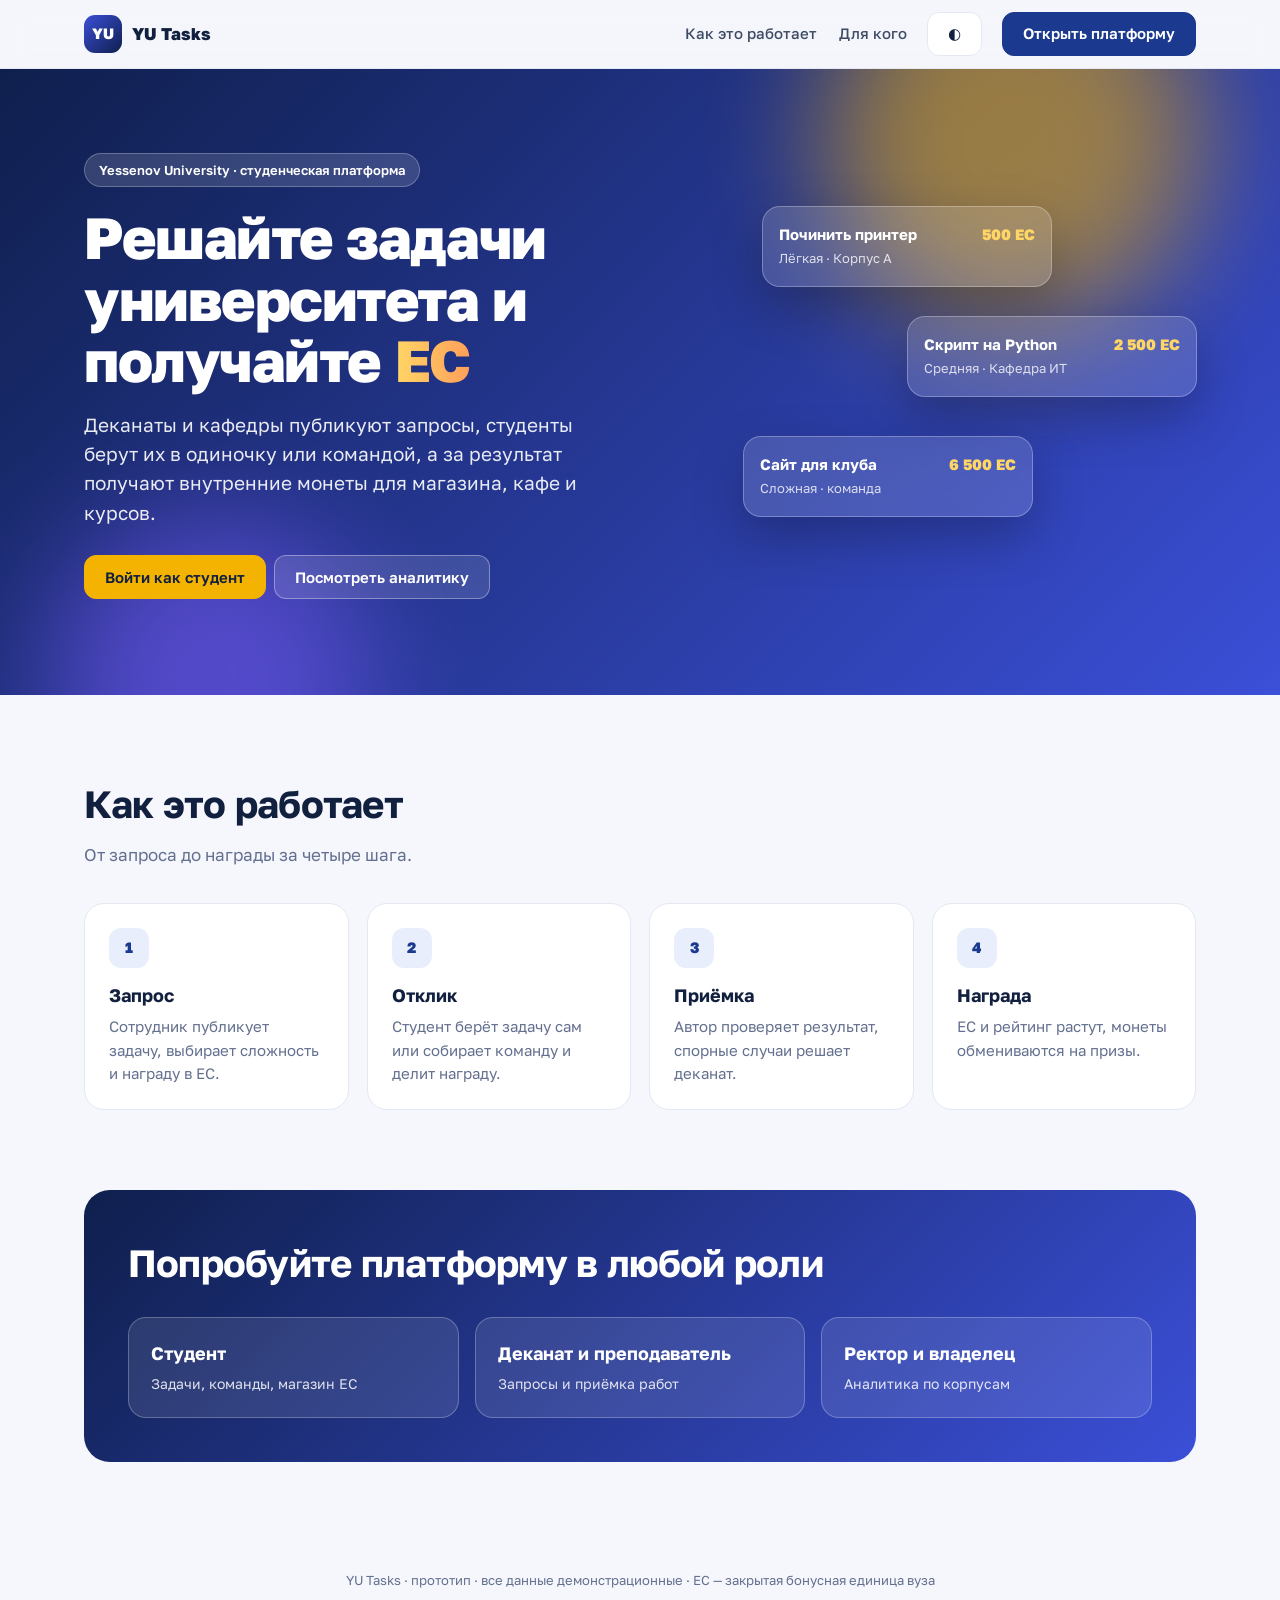
<file: YU PREZENT.html>
<!doctype html>
<html lang="ru"><head><meta charset="utf-8">
<meta name="viewport" content="width=device-width, initial-scale=1, viewport-fit=cover">
<title>YU Tasks — Yessenov University</title>
<link rel="preconnect" href="https://fonts.googleapis.com">
<link href="https://fonts.googleapis.com/css2?family=Golos+Text:wght@400;500;600;700;800&display=swap" rel="stylesheet">
<style>
:root{box-sizing:border-box;padding-top:env(safe-area-inset-top,0px);padding-bottom:env(safe-area-inset-bottom,0px);--bg:#f5f7fc;--card:#fff;--tx:#12203f;--mut:#64708f;--pri:#1b3a8f;--pl:#e8eefc;--on:#fff;--acc:#f5b301;--ok:#18a06a;--bd:#e3e8f3;--sh:0 8px 30px rgba(18,32,63,.08);--g1:#0f1f4d;--g2:#3b4fd8}
@media (prefers-color-scheme:dark){:root:not([data-theme="light"]){--bg:#0b1020;--card:#141b31;--tx:#e9edf8;--mut:#98a4c4;--pri:#8ba3ff;--pl:#1d2748;--on:#0b1020;--bd:#252f4d;--sh:0 8px 30px rgba(0,0,0,.35)}}
:root[data-theme="dark"]{--bg:#0b1020;--card:#141b31;--tx:#e9edf8;--mut:#98a4c4;--pri:#8ba3ff;--pl:#1d2748;--on:#0b1020;--bd:#252f4d;--sh:0 8px 30px rgba(0,0,0,.35)}
html{scroll-padding-top:env(safe-area-inset-top,0px);scroll-behavior:smooth}*{box-sizing:border-box}
body{margin:0;background:var(--bg);color:var(--tx);font:15px/1.55 'Golos Text',system-ui,-apple-system,"Segoe UI",sans-serif}
[hidden]{display:none!important}
button{font:inherit;cursor:pointer}svg{flex:none}
.btn{display:inline-flex;align-items:center;justify-content:center;gap:8px;min-height:44px;padding:0 20px;border-radius:12px;border:1px solid var(--bd);background:var(--card);color:var(--tx);font-weight:600;transition:transform .15s,box-shadow .2s,background .2s}
.btn:hover{transform:translateY(-2px);box-shadow:var(--sh)}.btn:active{transform:scale(.97)}
.btn.p{background:var(--pri);color:var(--on);border-color:var(--pri)}.btn.a{background:var(--acc);color:#12203f;border-color:var(--acc)}.btn.ok{background:var(--ok);color:#fff;border-color:var(--ok)}
.btn.g{background:rgba(255,255,255,.12);color:#fff;border-color:rgba(255,255,255,.35)}.btn:disabled{opacity:.45;cursor:not-allowed;transform:none;box-shadow:none}
select,input[type=text],input[type=number]{font:inherit;min-height:44px;padding:0 12px;border:1px solid var(--bd);border-radius:12px;background:var(--card);color:var(--tx);max-width:100%}
/* landing */
.lh{position:sticky;top:0;z-index:20;backdrop-filter:blur(14px);background:color-mix(in srgb,var(--bg) 78%,transparent);border-bottom:1px solid var(--bd)}
.wrap{max-width:1160px;margin:0 auto;padding:0 24px}
.lh .wrap{display:flex;align-items:center;gap:20px;min-height:68px}.lh nav{display:flex;gap:22px;margin-left:auto;font-weight:500}.lh nav a{color:var(--tx);text-decoration:none;opacity:.8}.lh nav a:hover{opacity:1}
.logo{display:flex;align-items:center;gap:10px;font-weight:800;font-size:17px;cursor:pointer;background:none;border:0;color:inherit;padding:0}
.lg{width:38px;height:38px;border-radius:11px;background:linear-gradient(135deg,var(--g2),var(--g1));color:#fff;display:grid;place-items:center;font-weight:800;font-size:15px}
.hero{position:relative;overflow:hidden;color:#fff;background:linear-gradient(135deg,var(--g1),var(--g2));padding:84px 0 96px}
.blob{position:absolute;border-radius:50%;filter:blur(60px);opacity:.55;animation:drift 14s ease-in-out infinite alternate}
@keyframes drift{to{transform:translate(60px,40px) scale(1.15)}}
.hero .wrap{position:relative;display:grid;grid-template-columns:1.1fr .9fr;gap:40px;align-items:center}
.badge{display:inline-block;padding:6px 14px;border-radius:30px;background:rgba(255,255,255,.14);border:1px solid rgba(255,255,255,.25);font-size:13px;font-weight:600;margin-bottom:20px}
h1{font-size:clamp(34px,5.2vw,58px);line-height:1.06;letter-spacing:-.025em;margin:0 0 18px;font-weight:800}
h1 em{font-style:normal;background:linear-gradient(90deg,#ffd666,#ff9f5a);-webkit-background-clip:text;background-clip:text;color:transparent}
.lead{font-size:19px;opacity:.9;max-width:540px;margin:0 0 28px}
.fl{position:relative;height:340px}
.fc{position:absolute;width:290px;padding:16px;border-radius:18px;background:rgba(255,255,255,.14);border:1px solid rgba(255,255,255,.28);backdrop-filter:blur(12px);animation:flo 6s ease-in-out infinite alternate;box-shadow:0 20px 50px rgba(0,0,0,.25)}
.fc b{display:block}.fc span{font-size:13px;opacity:.8}.fc i{float:right;font-style:normal;font-weight:800;color:#ffd666}
@keyframes flo{to{transform:translateY(-16px)}}
.sec{padding:80px 0}.sec h2{font-size:clamp(26px,3.4vw,38px);letter-spacing:-.02em;margin:0 0 8px}.sec .sub{color:var(--mut);margin:0 0 34px;font-size:17px}
.g4{display:grid;grid-template-columns:repeat(auto-fit,minmax(230px,1fr));gap:18px}
.step{background:var(--card);border:1px solid var(--bd);border-radius:20px;padding:24px;transition:transform .25s,box-shadow .25s}.step:hover{transform:translateY(-6px);box-shadow:var(--sh)}
.step .nm{width:40px;height:40px;border-radius:12px;background:var(--pl);color:var(--pri);display:grid;place-items:center;font-weight:800;margin-bottom:14px}
.step h3{margin:0 0 6px;font-size:18px}.step p{margin:0;color:var(--mut)}
.rv{opacity:0;transform:translateY(28px);transition:opacity .7s,transform .7s}.rv.in{opacity:1;transform:none}
.rl{background:linear-gradient(135deg,var(--g1),var(--g2));color:#fff;border-radius:26px;padding:44px;display:grid;grid-template-columns:1fr 1fr 1fr;gap:16px}
.rl h2{grid-column:1/-1;color:#fff}.rl button{text-align:left;padding:22px;border-radius:18px;background:rgba(255,255,255,.1);border:1px solid rgba(255,255,255,.25);color:#fff;transition:transform .2s,background .2s}.rl button:hover{transform:translateY(-4px);background:rgba(255,255,255,.2)}
.rl b{display:block;font-size:18px;margin-bottom:4px}.rl span{opacity:.85;font-size:14px}
footer.lf{padding:28px 0 40px;color:var(--mut);font-size:13px;text-align:center}
/* app */
.app{display:grid;grid-template-columns:232px 1fr;min-height:100vh}
aside{background:var(--card);border-right:1px solid var(--bd);padding:18px 12px;position:sticky;top:0;height:100vh;display:flex;flex-direction:column;gap:4px}
aside .logo{padding:0 8px 18px}
aside button.t{display:flex;gap:12px;align-items:center;width:100%;border:0;background:none;color:var(--tx);padding:11px 12px;border-radius:12px;font-weight:500;transition:background .2s,transform .15s}
aside button.t:hover{background:var(--pl);transform:translateX(3px)}aside button.t.on{background:var(--pl);color:var(--pri);font-weight:700}
.sb{margin-top:auto;font-size:12px;color:var(--mut);padding:8px}.sb button{background:none;border:0;color:var(--pri);padding:0;text-decoration:underline}
.top{display:flex;gap:10px;align-items:center;padding:12px 28px;background:var(--card);border-bottom:1px solid var(--bd);flex-wrap:wrap;position:sticky;top:0;z-index:5}
.top .sp{flex:1}.bal{background:var(--acc);color:#12203f;font-weight:800;padding:8px 16px;border-radius:30px}
main{padding:26px 28px 40px;max-width:1100px}
main>*{animation:up .5s cubic-bezier(.2,.7,.3,1) both}main>*:nth-child(2){animation-delay:.06s}main>*:nth-child(3){animation-delay:.12s}main>*:nth-child(4){animation-delay:.18s}
@keyframes up{from{opacity:0;transform:translateY(18px)}}
h2.h{font-size:26px;letter-spacing:-.02em;margin:0 0 4px}.sb2{color:var(--mut);margin:0 0 20px}
.grid{display:grid;grid-template-columns:repeat(auto-fill,minmax(285px,1fr));gap:16px}
.card{background:var(--card);border:1px solid var(--bd);border-radius:18px;padding:18px;box-shadow:var(--sh);display:flex;flex-direction:column;gap:8px;transition:transform .25s,border-color .2s}
.card.c{cursor:pointer}.card.c:hover{transform:translateY(-5px);border-color:var(--pri)}
.card h3{margin:0;font-size:16px;line-height:1.3}.mut{color:var(--mut);font-size:13px}.card h4{margin:0 0 6px;font-size:16px}
.tag{display:inline-block;padding:2px 10px;border-radius:12px;font-size:12px;font-weight:600;background:var(--pl);color:var(--pri)}
.d1{background:#d6f3e6;color:#0d6b45}.d2{background:#fff0c7;color:#7a5600}.d3{background:#fbd9d9;color:#8a1c1c}
.row{display:flex;gap:8px;flex-wrap:wrap;align-items:center}.end{margin-top:auto;justify-content:space-between;padding-top:6px}
.stats{display:grid;grid-template-columns:repeat(auto-fit,minmax(190px,1fr));gap:14px;margin-bottom:16px}.stat b{display:block;font-size:28px;color:var(--pri);line-height:1.2}
.pbar{height:9px;background:var(--bd);border-radius:6px;overflow:hidden}.pbar i{display:block;height:100%;width:0;background:linear-gradient(90deg,var(--g2),var(--ok));border-radius:6px;transition:width 1s cubic-bezier(.2,.7,.3,1)}
.two{display:grid;grid-template-columns:1.2fr 1fr;gap:16px;margin-bottom:16px}
.tx{display:flex;justify-content:space-between;gap:10px;padding:10px 0;border-bottom:1px solid var(--bd)}.tx:last-child{border:0}.plus{color:var(--ok);font-weight:700}.minus{color:#d04a3a;font-weight:700}
table{width:100%;border-collapse:collapse}td,th{padding:9px 6px;border-bottom:1px solid var(--bd);text-align:left;font-size:14px}th{color:var(--mut);font-weight:600}
.ov{position:fixed;inset:0;background:rgba(8,12,26,.6);backdrop-filter:blur(4px);display:grid;place-items:center;padding:16px;z-index:40;animation:fi .25s}
.md{background:var(--card);border-radius:22px;padding:26px;max-width:520px;width:100%;max-height:90vh;overflow:auto;display:flex;flex-direction:column;gap:12px;animation:pop .35s cubic-bezier(.2,.9,.3,1.2)}
@keyframes fi{from{opacity:0}}@keyframes pop{from{opacity:0;transform:scale(.92) translateY(14px)}}
.form{display:grid;gap:12px;max-width:540px}.form label{display:grid;gap:5px;font-size:13px;color:var(--mut)}
.donut{width:140px;height:140px;border-radius:50%;margin:8px auto;animation:pop .9s both;-webkit-mask:radial-gradient(circle 44px,transparent 98%,#000 100%);mask:radial-gradient(circle 44px,transparent 98%,#000 100%)}
.leg{display:flex;gap:12px;justify-content:center;font-size:12px;color:var(--mut);flex-wrap:wrap}
.draw{stroke-dasharray:1;stroke-dashoffset:1;animation:dr 1.6s .2s ease forwards}@keyframes dr{to{stroke-dashoffset:0}}
.toast{position:fixed;left:50%;transform:translate(-50%,20px);bottom:calc(24px + env(safe-area-inset-bottom,0px));background:var(--tx);color:var(--bg);padding:11px 18px;border-radius:12px;opacity:0;transition:.3s;pointer-events:none;z-index:60;font-weight:500}.toast.s{opacity:1;transform:translate(-50%,0)}
@media(max-width:860px){.hero .wrap,.two,.rl{grid-template-columns:1fr}.fl{display:none}.lh nav{display:none}.lh .wrap{justify-content:space-between}
.app{grid-template-columns:1fr}aside{position:fixed;top:auto;bottom:0;left:0;right:0;height:auto;flex-direction:row;overflow-x:auto;padding:6px 6px calc(6px + env(safe-area-inset-bottom,0px));z-index:10;border-right:0;border-top:1px solid var(--bd)}
aside .logo,.sb{display:none}aside button.t{flex-direction:column;gap:2px;font-size:11px;padding:6px 12px;width:auto;white-space:nowrap}main{padding:18px 14px 96px}.top{padding:10px 14px}.rl{padding:26px}}
@media(prefers-reduced-motion:reduce){*,*::before,*::after{animation-duration:.01ms!important;animation-delay:0s!important;transition-duration:.01ms!important}}
</style></head><body>
<div id="land">
<div class="lh"><div class="wrap"><button class="logo" onclick="scrollTo(0,0)"><span class="lg">YU</span>YU Tasks</button><nav><a href="#how">Как это работает</a><a href="#roles">Для кого</a></nav><button class="btn" id="th1" aria-label="Тема">◐</button><button class="btn p" onclick="enter('stu')">Открыть платформу</button></div></div>
<section class="hero"><div class="blob" style="width:380px;height:380px;background:#f5b301;top:-120px;right:6%"></div><div class="blob" style="width:320px;height:320px;background:#7b5cff;bottom:-140px;left:4%;animation-delay:-5s"></div>
<div class="wrap"><div><div class="badge">Yessenov University · студенческая платформа</div><h1>Решайте задачи университета и получайте <em>EC</em></h1><p class="lead">Деканаты и кафедры публикуют запросы, студенты берут их в одиночку или командой, а за результат получают внутренние монеты для магазина, кафе и курсов.</p><div class="row"><button class="btn a" onclick="enter('stu')">Войти как студент</button><button class="btn g" onclick="enter('rec')">Посмотреть аналитику</button></div></div>
<div class="fl"><div class="fc" style="top:0;left:10%"><i>500 EC</i><b>Починить принтер</b><span>Лёгкая · Корпус А</span></div><div class="fc" style="top:110px;left:40%;animation-delay:-2s"><i>2 500 EC</i><b>Скрипт на Python</b><span>Средняя · Кафедра ИТ</span></div><div class="fc" style="top:230px;left:6%;animation-delay:-4s"><i>6 500 EC</i><b>Сайт для клуба</b><span>Сложная · команда</span></div></div></div></section>
<section class="sec" id="how"><div class="wrap"><h2 class="rv">Как это работает</h2><p class="sub rv">От запроса до награды за четыре шага.</p>
<div class="g4"><div class="step rv"><div class="nm">1</div><h3>Запрос</h3><p>Сотрудник публикует задачу, выбирает сложность и награду в EC.</p></div><div class="step rv"><div class="nm">2</div><h3>Отклик</h3><p>Студент берёт задачу сам или собирает команду и делит награду.</p></div><div class="step rv"><div class="nm">3</div><h3>Приёмка</h3><p>Автор проверяет результат, спорные случаи решает деканат.</p></div><div class="step rv"><div class="nm">4</div><h3>Награда</h3><p>EC и рейтинг растут, монеты обмениваются на призы.</p></div></div></div></section>
<section class="sec" id="roles" style="padding-top:0"><div class="wrap"><div class="rl rv"><h2>Попробуйте платформу в любой роли</h2><button onclick="enter('stu')"><b>Студент</b><span>Задачи, команды, магазин EC</span></button><button onclick="enter('dean')"><b>Деканат и преподаватель</b><span>Запросы и приёмка работ</span></button><button onclick="enter('rec')"><b>Ректор и владелец</b><span>Аналитика по корпусам</span></button></div></div></section>
<footer class="lf">YU Tasks · прототип · все данные демонстрационные · EC — закрытая бонусная единица вуза</footer></div>

<div class="app" id="app" hidden><aside id="nav"></aside><div><div class="top"><b id="ttl">Yessenov University</b><span class="sp"></span><select id="role" aria-label="Роль"><option value="stu">Студент</option><option value="dean">Деканат / преподаватель</option><option value="rec">Ректор / владелец</option></select><button class="btn" id="th2" aria-label="Тема">◐</button><span class="bal" id="bal"></span></div><main id="main"></main></div></div>
<div id="m"></div><div class="toast" id="toast"></div>
<script>
const $=s=>document.querySelector(s),$$=s=>document.querySelectorAll(s),esc=s=>String(s).replace(/[&<>"]/g,c=>({'&':'&amp;','<':'&lt;','>':'&gt;','"':'&quot;'}[c])),n=x=>x.toLocaleString('ru'),RM=()=>matchMedia('(prefers-reduced-motion:reduce)').matches;
const DN={1:'Лёгкая',2:'Средняя',3:'Сложная'},ST={open:'Открыта',taken:'В работе',review:'На проверке',done:'Принята'},B=['Корпус А','Корпус Б','Корпус В','Корпус Г'],PEERS=['Динара К.','Ерлан М.'];
const KEY='yu-pro-v1';
function load(){const d={bal:3200,role:'stu',tab:'home',q:'',fd:0,fb:'',done:7,
tx:[['Фотоотчёт турнира',700,'+'],['Афиша для фестиваля',1500,'+'],['Худи Yessenov',-9000,'-'],['Настройка Wi-Fi в читальном зале',2000,'+']],
tasks:[
{id:1,t:'Починить принтер в аудитории 214',a:'Деканат ФИТ',b:'Корпус А',d:1,ec:500,h:2,sk:'техника',x:'Принтер не печатает: проверить картридж, драйвер и сетевое подключение.',s:'open'},
{id:2,t:'Оцифровать архив приказов кафедры',a:'Кафедра экономики',b:'Корпус Б',d:1,ec:600,h:3,sk:'сканирование',x:'Отсканировать около 120 страниц и разложить файлы по годам.',s:'open'},
{id:3,t:'Помочь на регистрации конференции',a:'Деканат',b:'Корпус А',d:1,ec:500,h:2,sk:'коммуникация',x:'Встречать гостей, выдавать бейджи, направлять в аудитории.',s:'open'},
{id:4,t:'Настроить компьютерный класс',a:'ИТ-отдел',b:'Корпус В',d:2,ec:2000,h:6,sk:'ИТ, сети',x:'Установить ПО на 15 ПК, настроить сеть и учётные записи.',s:'open'},
{id:5,t:'Скрипт на Python для данных кафедры',a:'Проф. Ахметов',b:'Корпус А',d:2,ec:2500,h:8,sk:'Python',x:'Автоматизировать сведение таблиц успеваемости из Excel в один отчёт.',s:'open'},
{id:6,t:'Афиша для студенческого фестиваля',a:'Студсовет',b:'Корпус Б',d:2,ec:1500,h:4,sk:'дизайн',x:'Афиша A3 и три баннера для соцсетей по готовому брифу.',s:'open'},
{id:7,t:'Сайт для студенческого клуба',a:'Клубы',b:'Корпус В',d:3,ec:6500,h:30,sk:'веб',x:'Лендинг клуба с формой записи и афишей мероприятий.',s:'open',team:1},
{id:8,t:'Организация дня открытых дверей',a:'Деканат',b:'Корпус Г',d:3,ec:7000,h:40,sk:'организация, SMM',x:'Программа, волонтёры, фотозоны и освещение события в соцсетях.',s:'open',team:1},
{id:9,t:'Сервис записи на консультации',a:'Кафедра ИТ',b:'Корпус А',d:3,ec:8000,h:50,sk:'веб, БД',x:'Внутренний сервис, где студенты записываются к преподавателям.',s:'open',team:1}]};
try{const s=JSON.parse(localStorage.getItem(KEY));if(s)Object.assign(d,{bal:s.bal,done:s.done,tx:s.tx,tasks:s.tasks})}catch(e){}return d}
let S=load();S.shown=S.bal;
const save=()=>{try{localStorage.setItem(KEY,JSON.stringify({bal:S.bal,done:S.done,tx:S.tx,tasks:S.tasks}))}catch(e){}};
const IC={home:'M3 11l9-8 9 8v10h-6v-6H9v6H3z',free:'M4 4h7v7H4zM13 4h7v7h-7zM4 13h7v7H4zM13 13h7v7h-7z',my:'M8 6h12M8 12h12M8 18h12M4 6h.01M4 12h.01M4 18h.01',shop:'M5 8h14l-1 12H6zM9 8a3 3 0 016 0',plus:'M12 5v14M5 12h14',check:'M5 13l4 4 10-10',chart:'M4 20V10M10 20V4M16 20v-8M22 20H2',book:'M5 4h11a3 3 0 013 3v13H8a3 3 0 01-3-3zM5 17a3 3 0 013-3h11'};
const ico=k=>`<svg viewBox="0 0 24 24" width="20" height="20" fill="none" stroke="currentColor" stroke-width="2" stroke-linecap="round" stroke-linejoin="round"><path d="${IC[k]}"/></svg>`;
const tabs={stu:[['home','home','Главная'],['free','free','Фриланс'],['my','my','Мои задачи'],['shop','shop','Магазин'],['rules','book','Правила']],dean:[['new','plus','Запрос'],['rev','check','Проверка'],['rules','book','Правила']],rec:[['dash','chart','Аналитика'],['rules','book','Правила']]};
function toast(m){const t=$('#toast');t.textContent=m;t.classList.add('s');clearTimeout(toast.k);toast.k=setTimeout(()=>t.classList.remove('s'),2400)}
function boom(){if(RM())return;const c=['#f5b301','#3b4fd8','#18a06a','#e8604c'];for(let i=0;i<36;i++){const e=document.createElement('i'),a=Math.random()*6.28,d=120+Math.random()*220;e.style.cssText=`position:fixed;left:50%;top:40%;width:8px;height:12px;background:${c[i%4]};z-index:70;border-radius:2px;pointer-events:none`;document.body.appendChild(e);e.animate([{transform:'translate(0,0) rotate(0)',opacity:1},{transform:`translate(${Math.cos(a)*d}px,${Math.sin(a)*d+160}px) rotate(${Math.random()*720}deg)`,opacity:0}],{duration:1100+Math.random()*500,easing:'cubic-bezier(.2,.7,.3,1)'}).onfinish=()=>e.remove()}}
function count(a,b){const el=$('#bal'),w=v=>el.textContent=n(v)+' EC';if(a===b||RM())return w(b);const t0=performance.now();(function f(t){const p=Math.min(1,(t-t0)/800);w(Math.round(a+(b-a)*(1-Math.pow(1-p,3))));if(p<1)requestAnimationFrame(f)})(t0)}
function theme(){const r=document.documentElement,d=r.dataset.theme?r.dataset.theme==='dark':matchMedia('(prefers-color-scheme:dark)').matches;r.dataset.theme=d?'light':'dark'}
$('#th1').onclick=$('#th2').onclick=theme;
const lvl=()=>{const xp=S.done*100;return[Math.floor(xp/500)+1,xp%500/5]};
const openT=()=>S.tasks.filter(k=>k.s==='open'&&(!S.fd||k.d==S.fd)&&(!S.fb||k.b===S.fb)&&(!S.q||k.t.toLowerCase().includes(S.q.toLowerCase())));
function card(k,btn,clk){return `<div class="card ${clk?'c':''}" ${clk?`data-open="${k.id}"`:''}><div class="row"><span class="tag d${k.d}">${DN[k.d]}</span><span class="tag">${ST[k.s]}</span>${k.team?'<span class="tag">команда</span>':''}</div><h3>${esc(k.t)}</h3><div class="mut">${esc(k.a)} · ${esc(k.b)} · ~${k.h} ч<br>Навыки: ${esc(k.sk)}</div><div class="row end"><b style="font-size:18px">${n(k.ec)} EC</b>${btn||''}</div></div>`}
const grid=()=>openT().map(k=>card(k,'',1)).join('')||'<p class="mut">Ничего не найдено.</p>';
function line(a,l){const W=420,H=170,m=Math.max(...a),p=a.map((v,i)=>[30+i*(W-50)/(a.length-1),H-28-v/m*(H-56)]);
return `<svg viewBox="0 0 ${W} ${H}" width="100%" role="img" aria-label="Закрытые задачи по месяцам"><path class="draw" pathLength="1" fill="none" stroke="var(--pri)" stroke-width="3" stroke-linecap="round" stroke-linejoin="round" d="M${p.map(x=>x.join(' ')).join(' L')}"/>${p.map((x,i)=>`<circle cx="${x[0]}" cy="${x[1]}" r="4.5" fill="var(--pri)"/><text x="${x[0]}" y="${x[1]-10}" font-size="11" text-anchor="middle" fill="var(--tx)">${a[i]}</text><text x="${x[0]}" y="${H-6}" font-size="11" text-anchor="middle" fill="var(--mut)">${l[i]}</text>`).join('')}</svg>`}
const bars=(a,l)=>{const m=Math.max(...a);return a.map((v,i)=>`<div style="display:grid;grid-template-columns:72px 1fr 40px;gap:10px;align-items:center;margin:8px 0"><span class="mut">${l[i]}</span><div class="pbar"><i data-w="${v/m*100}%"></i></div><b>${v}</b></div>`).join('')};
const V={
home(){const[l,p]=lvl(),r=openT().slice(0,3);return `<h2 class="h">Добро пожаловать, Айдана</h2><p class="sb2">Выполняйте задачи университета, копите EC и обменивайте их на призы.</p>
<div class="stats"><div class="card stat"><span class="mut">Баланс</span><b>${n(S.bal)} EC</b></div><div class="card stat" style="flex-direction:row;align-items:center;gap:14px"><svg width="84" height="84" viewBox="0 0 84 84"><circle cx="42" cy="42" r="34" fill="none" stroke="var(--bd)" stroke-width="8"/><circle class="ring" data-off="${213.6*(1-p/100)}" cx="42" cy="42" r="34" fill="none" stroke="var(--ok)" stroke-width="8" stroke-linecap="round" stroke-dasharray="213.6" stroke-dashoffset="213.6" transform="rotate(-90 42 42)" style="transition:stroke-dashoffset 1.2s cubic-bezier(.2,.7,.3,1)"/><text x="42" y="48" text-anchor="middle" font-size="20" font-weight="800" fill="var(--tx)">${l}</text></svg><div><b style="font-size:17px">Уровень ${l}</b><div class="mut">${Math.round(p*5)} / 500 XP</div></div></div><div class="card stat"><span class="mut">Выполнено задач</span><b>${S.done}</b></div><div class="card stat"><span class="mut">Рейтинг</span><b>4,8</b></div></div>
<div class="two"><div class="card"><h4>Рекомендуемые задачи</h4>${r.map(k=>`<div class="tx"><span>${esc(k.t)}<br><span class="mut">${esc(k.b)} · ${DN[k.d]}</span></span><b>${n(k.ec)} EC</b></div>`).join('')}<button class="btn p" data-go="free" style="margin-top:8px">Все задачи</button></div>
<div class="card"><h4>История EC</h4>${S.tx.slice(0,6).map(t=>`<div class="tx"><span>${esc(t[0])}</span><span class="${t[2]=='+'?'plus':'minus'}">${t[2]=='+'?'+':''}${n(t[1])}</span></div>`).join('')}</div></div>`},
free(){return `<h2 class="h">Фриланс</h2><p class="sb2">Нажмите на карточку, чтобы увидеть подробности.</p><div class="row" style="margin-bottom:16px"><input type="text" id="sq" placeholder="Поиск: Python, афиша…" value="${esc(S.q)}" style="flex:1 1 220px"><select id="fd"><option value="0">Любая сложность</option>${[1,2,3].map(i=>`<option value="${i}" ${S.fd==i?'selected':''}>${DN[i]}</option>`).join('')}</select><select id="fb"><option value="">Все корпуса</option>${B.map(b=>`<option ${S.fb===b?'selected':''}>${b}</option>`).join('')}</select></div><div class="grid" id="fg">${grid()}</div>`},
my(){const L=S.tasks.filter(k=>k.mine);return `<h2 class="h">Мои задачи</h2><p class="sb2">Статусы и отправка на проверку.</p><div class="grid">${L.map(k=>card(k,k.s==='taken'?`<button class="btn p" data-sub="${k.id}">На проверку</button>`:`<span class="mut">${k.s==='review'?'Ждёт проверки':'Начислено'}</span>`)).join('')||'<p class="mut">Пока пусто. Возьмите задачу во вкладке «Фриланс».</p>'}</div>`},
shop(){const it=[['Худи Yessenov',9000],['Футболка',4000],['Сумка-шоппер',3000],['Блокнот',1200],['Термос',3500],['Кофе в кафе (−30%)',600],['Курс: основы Python',5000],['Курс: Excel для учёбы',3000]];
return `<h2 class="h">Магазин университета</h2><p class="sb2">Мерч, кафе и курсы. Оплата только внутренними EC.</p><div class="grid">${it.map(x=>`<div class="card"><h3>${x[0]}</h3><div class="row end"><b style="font-size:18px">${n(x[1])} EC</b><button class="btn p" data-buy="${x[0]}|${x[1]}" ${S.bal<x[1]?'disabled':''}>Обменять</button></div></div>`).join('')}</div>`},
new(){return `<h2 class="h">Новый запрос</h2><p class="sb2">Студенты увидят задачу сразу после публикации.</p><div class="form"><label>Название<input type="text" id="nt" placeholder="Например: настроить проектор в аудитории 305"></label><label>Описание<input type="text" id="nx" placeholder="Что нужно сделать и какой результат ожидается"></label><label>Корпус<select id="nb">${B.map(b=>`<option>${b}</option>`).join('')}</select></label><label>Сложность<select id="nd"><option value="1">Лёгкая (~500 EC)</option><option value="2">Средняя (~2 000 EC)</option><option value="3">Сложная (от 6 000 EC)</option></select></label><label>Награда, EC<input type="number" id="ne" value="500" min="100"></label><button class="btn p" id="pub">Опубликовать</button><span class="mut">Остаток месячного лимита деканата: 48 000 EC</span></div>`},
rev(){const L=S.tasks.filter(k=>k.s==='review');return `<h2 class="h">Проверка работ</h2><p class="sb2">EC начисляются студенту только после вашей приёмки.</p><div class="grid">${L.map(k=>card(k,`<button class="btn ok" data-acc="${k.id}">Принять</button>`)).join('')||'<p class="mut">Нет работ на проверке. Войдите как студент, возьмите задачу и отправьте её на проверку.</p>'}</div>`},
dash(){const T=[['Динара К.',64,'Корпус А'],['Ерлан М.',58,'Корпус В'],['Айдана Н.',S.done*7,'Корпус А'],['Алишер Т.',44,'Корпус Г']].sort((a,b)=>b[1]-a[1]);
return `<h2 class="h">Аналитика</h2><p class="sb2">Сводка для руководства. Данные демонстрационные.</p><div class="stats"><div class="card stat"><span class="mut">Закрыто задач (6 мес.)</span><b>${1465+S.tasks.filter(k=>k.s==='done').length}</b></div><div class="card stat"><span class="mut">Активных студентов</span><b>21%</b></div><div class="card stat"><span class="mut">Среднее время закрытия</span><b>3,8 дня</b></div><div class="card stat"><span class="mut">Успешно приняты</span><b>89%</b></div></div>
<div class="two"><div class="card"><h4>Закрытые задачи по месяцам</h4>${line([120,185,150,260,340,410],['Апр','Май','Июн','Сен','Окт','Ноя'])}</div><div class="card"><h4>Сложность задач</h4><div class="donut" style="background:conic-gradient(#18a06a 0 60%,#f5b301 60% 90%,#d04a3a 90% 100%)"></div><div class="leg"><span>лёгкие 60%</span><span>средние 30%</span><span>сложные 10%</span></div></div></div>
<div class="two"><div class="card"><h4>Активность по корпусам</h4>${bars([410,300,250,190],['Корпус А','Корпус Б','Корпус В','Корпус Г'])}</div><div class="card"><h4>Топ студентов</h4><table><tr><th>Студент</th><th>Задач</th><th>Корпус</th></tr>${T.map(t=>`<tr><td>${t[0]}</td><td>${t[1]}</td><td>${t[2]}</td></tr>`).join('')}</table></div></div>
<div class="card"><h4>Клубы</h4>${bars([52,38,31,17],['IT-клуб','Медиа','Спорт','Дебаты'])}</div>`},
rules(){return `<h2 class="h">Правила платформы</h2><p class="sb2">Рамки, которые защищают студентов и университет.</p><div class="card"><p>EC — закрытая бонусная единица университета: не обменивается на тенге и не передаётся посторонним.</p><p>Запрещены задачи, влияющие на оценки и аттестацию, а также опасные работы без допуска и инструктажа (например, электромонтаж).</p><p>Месячный лимит заработка, квота лёгких задач для 1–2 курса, срок действия EC 12 месяцев, блокировка при академической задолженности по решению деканата.</p><p>Награда начисляется только после приёмки работы автором запроса; споры решает деканат.</p></div>`}};
function modal(h){$('#m').innerHTML=`<div class="ov" id="ov"><div class="md">${h}</div></div>`;$('#ov').onclick=e=>{if(e.target.id==='ov')shut()}}
const shut=()=>$('#m').innerHTML='';
function team(k){modal(`<h2 class="h" style="font-size:20px">Команда: ${esc(k.t)}</h2><span class="mut">Распределите награду (${n(k.ec)} EC). Сумма должна быть 100%.</span>${['Вы',...PEERS].map((p,i)=>`<label class="row" style="justify-content:space-between">${p}<span><input type="range" class="sh" min="0" max="100" value="${i?33:34}"> <b class="v">${i?33:34}</b>%</span></label>`).join('')}<div>Сумма: <b id="sum">100</b>%</div><div class="row"><button class="btn p" id="tgo">Создать команду</button><button class="btn" id="tx">Отмена</button></div>`);
const u=()=>{const s=[...$$('.sh')].reduce((a,x)=>{x.parentNode.querySelector('.v').textContent=x.value;return a+ +x.value},0);$('#sum').textContent=s;$('#tgo').disabled=s!==100};
$$('.sh').forEach(x=>x.oninput=u);$('#tx').onclick=shut;$('#tgo').onclick=()=>{k.s='taken';k.mine=1;save();shut();toast('Команда создана, задача в работе');S.tab='my';go()}}
function detail(k){modal(`<div class="row"><span class="tag d${k.d}">${DN[k.d]}</span>${k.team?'<span class="tag">команда</span>':''}</div><h2 class="h" style="font-size:21px">${esc(k.t)}</h2><p style="margin:0">${esc(k.x)}</p><div class="mut">Автор: ${esc(k.a)} · ${esc(k.b)}<br>Объём: ~${k.h} ч · Навыки: ${esc(k.sk)}</div><b style="font-size:24px">${n(k.ec)} EC</b><div class="row"><button class="btn p" id="dg">${k.team?'Создать команду':'Взять задачу'}</button><button class="btn" id="dx">Закрыть</button></div>`);$('#dx').onclick=shut;$('#dg').onclick=()=>{shut();take(k)}}
function take(k){if(k.team)return team(k);k.s='taken';k.mine=1;save();toast('Задача взята в работу');S.tab='my';go()}
function bind(){const q=(s,f)=>$$(s).forEach(f),by=i=>S.tasks.find(x=>x.id==i);
q('[data-open]',e=>e.onclick=()=>detail(by(e.dataset.open)));q('[data-go]',e=>e.onclick=()=>{S.tab=e.dataset.go;go()});
q('[data-sub]',e=>e.onclick=()=>{by(e.dataset.sub).s='review';save();toast('Отправлено на проверку');go()});
q('[data-acc]',e=>e.onclick=()=>{const k=by(e.dataset.acc);k.s='done';S.bal+=k.ec;S.done++;S.tx.unshift([k.t,k.ec,'+']);save();boom();toast('Принято: студенту начислено '+n(k.ec)+' EC');go()});
q('[data-buy]',e=>e.onclick=()=>{const[t,p]=e.dataset.buy.split('|');S.bal-=+p;S.tx.unshift([t,-p,'-']);save();boom();toast('Готово: '+t);go()});
const sq=$('#sq');if(sq){const rf=()=>{$('#fg').innerHTML=grid();bind()};sq.oninput=()=>{S.q=sq.value;rf()};$('#fd').onchange=e=>{S.fd=+e.target.value;rf()};$('#fb').onchange=e=>{S.fb=e.target.value;rf()}}
const p=$('#pub');if(p)p.onclick=()=>{const t=$('#nt').value.trim();if(!t)return toast('Введите название');S.tasks.unshift({id:Date.now(),t,a:'Деканат',b:$('#nb').value,d:+$('#nd').value,ec:+$('#ne').value||500,h:3,sk:'любые',x:$('#nx').value||'Подробности уточняйте у автора.',s:'open'});save();toast('Запрос опубликован: студенты его видят');S.role='stu';$('#role').value='stu';S.tab='free';go()}}
function go(){const t=tabs[S.role];if(!t.some(x=>x[0]===S.tab))S.tab=t[0][0];count(S.shown,S.bal);S.shown=S.bal;
$('#nav').innerHTML=`<button class="logo" id="lb"><span class="lg">YU</span>YU Tasks</button>`+t.map(x=>`<button class="t ${x[0]===S.tab?'on':''}" data-t="${x[0]}">${ico(x[1])}${x[2]}</button>`).join('')+`<div class="sb">Прототип, данные демонстрационные.<br><button id="rs">Сбросить демо</button></div>`;
$$('#nav [data-t]').forEach(b=>b.onclick=()=>{S.tab=b.dataset.t;go()});$('#lb').onclick=leave;$('#rs').onclick=()=>{try{localStorage.removeItem(KEY)}catch(e){}S=load();S.shown=S.bal;toast('Демо сброшено');go()};
$('#main').innerHTML=V[S.tab]();bind();$('#main').scrollIntoView({block:'start'});
requestAnimationFrame(()=>setTimeout(()=>{$$('[data-w]').forEach(e=>e.style.width=e.dataset.w);$$('.ring').forEach(e=>e.style.strokeDashoffset=e.dataset.off)},60))}
function enter(r){S.role=r;S.tab=tabs[r][0][0];$('#land').hidden=true;$('#app').hidden=false;$('#role').value=r;scrollTo(0,0);S.shown=S.bal;go()}
function leave(){$('#app').hidden=true;$('#land').hidden=false;scrollTo(0,0)}
$('#role').onchange=e=>{S.role=e.target.value;S.tab=tabs[S.role][0][0];go()};
const io=new IntersectionObserver(es=>es.forEach(e=>{if(e.isIntersecting){e.target.classList.add('in');io.unobserve(e.target)}}),{threshold:.15});
$$('.rv').forEach((e,i)=>{e.style.transitionDelay=(i%4)*90+'ms';io.observe(e)});
</script></body></html>
</file>
